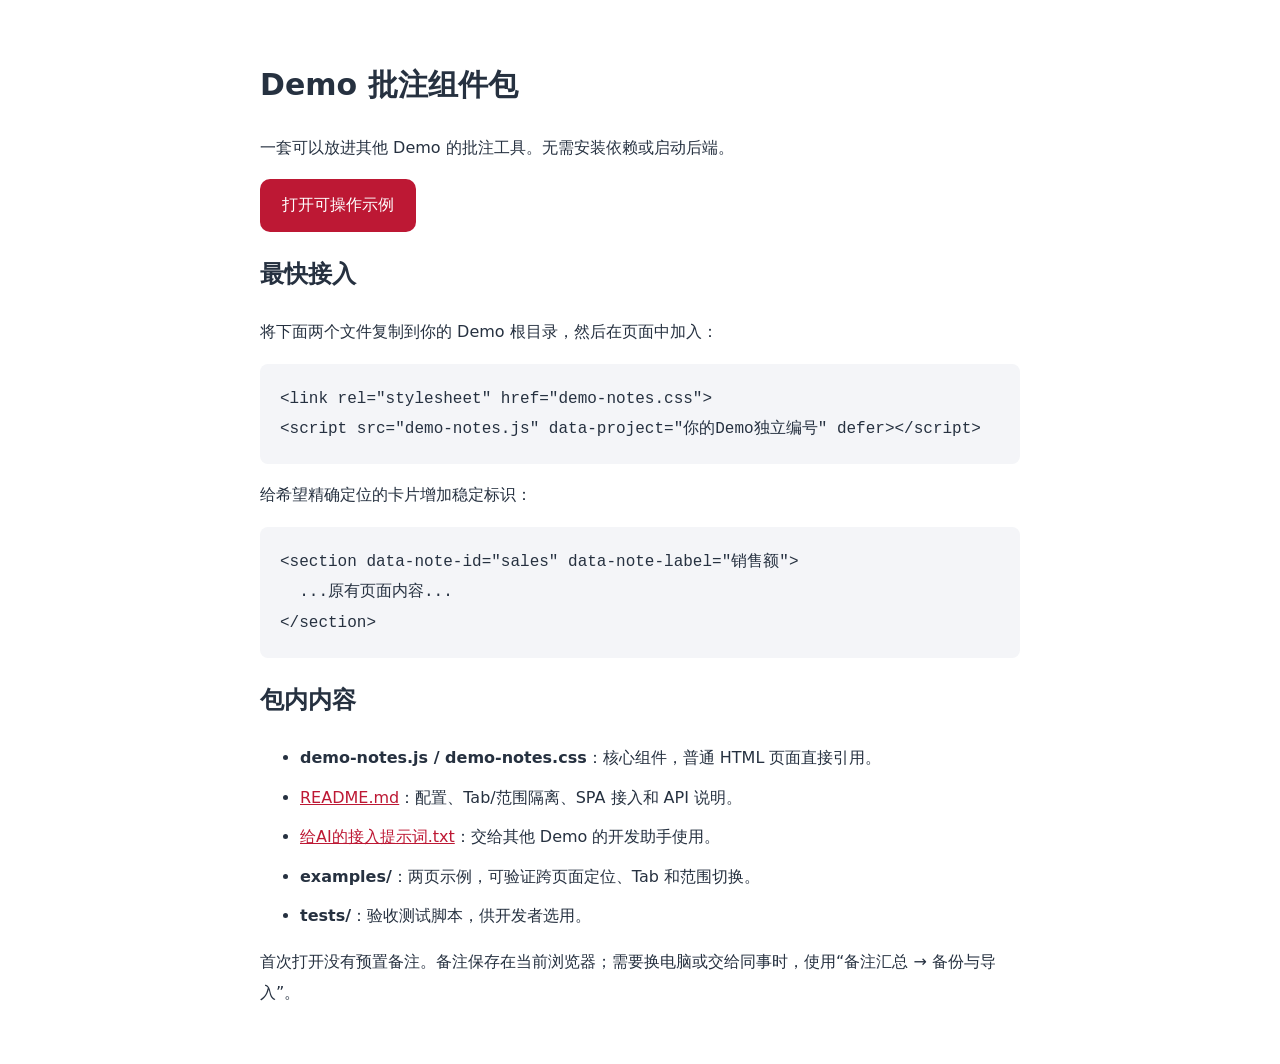
<file: assets/component/index.html>
<!doctype html><html lang="zh-CN"><meta charset="utf-8"><meta name="viewport" content="width=device-width,initial-scale=1"><title>Demo 批注组件包</title><style>body{max-width:760px;margin:56px auto;padding:0 24px;color:#263140;font:16px/1.9 system-ui,sans-serif}a{color:#bd1834}code,pre{background:#f4f5f8;border-radius:8px}pre{padding:20px;overflow:auto}h1{font-size:30px}li{margin:9px 0}.action{display:inline-block;padding:11px 22px;background:#bd1834;color:white;border-radius:10px;text-decoration:none}</style><h1>Demo 批注组件包</h1><p>一套可以放进其他 Demo 的批注工具。无需安装依赖或启动后端。</p><p><a class="action" href="examples/index.html">打开可操作示例</a></p><h2>最快接入</h2><p>将下面两个文件复制到你的 Demo 根目录，然后在页面中加入：</p><pre>&lt;link rel="stylesheet" href="demo-notes.css"&gt;
&lt;script src="demo-notes.js" data-project="你的Demo独立编号" defer&gt;&lt;/script&gt;</pre><p>给希望精确定位的卡片增加稳定标识：</p><pre>&lt;section data-note-id="sales" data-note-label="销售额"&gt;
  ...原有页面内容...
&lt;/section&gt;</pre><h2>包内内容</h2><ul><li><b>demo-notes.js / demo-notes.css</b>：核心组件，普通 HTML 页面直接引用。</li><li><a href="../../references/integration.md">README.md</a>：配置、Tab/范围隔离、SPA 接入和 API 说明。</li><li><a href="给AI的接入提示词.txt">给AI的接入提示词.txt</a>：交给其他 Demo 的开发助手使用。</li><li><b>examples/</b>：两页示例，可验证跨页面定位、Tab 和范围切换。</li><li><b>tests/</b>：验收测试脚本，供开发者选用。</li></ul><p>首次打开没有预置备注。备注保存在当前浏览器；需要换电脑或交给同事时，使用“备注汇总 → 备份与导入”。</p></html>
</file>
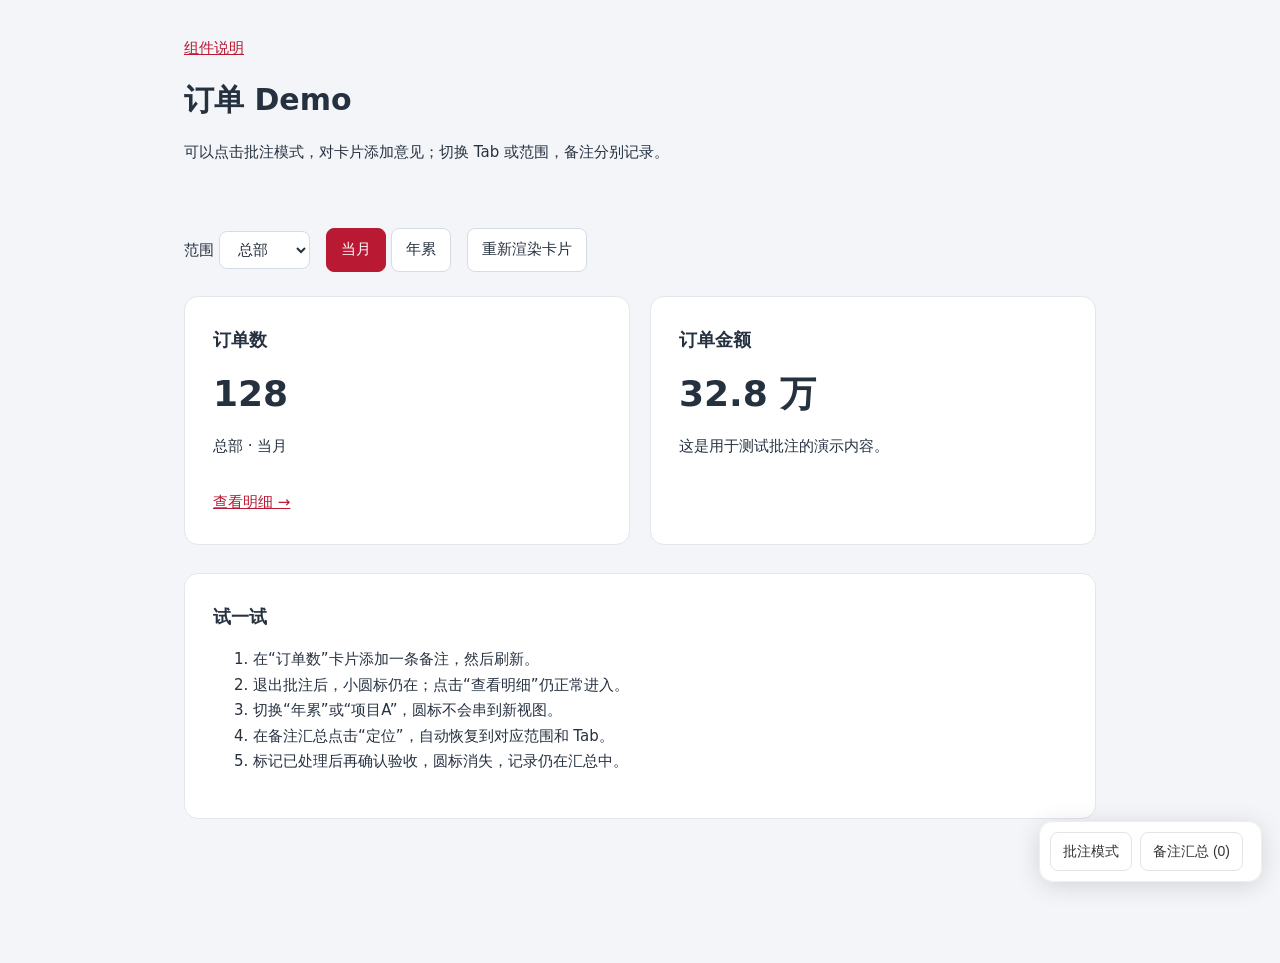
<file: assets/component/examples/index.html>
<!doctype html><html lang="zh-CN"><head><meta charset="utf-8"><meta name="viewport" content="width=device-width,initial-scale=1"><title>订单 Demo · 总览</title><link rel="stylesheet" href="example.css"><link rel="stylesheet" href="../demo-notes.css"><script src="example.js" defer></script><script src="../demo-notes.js" defer></script></head><body>
<header><a href="../index.html">组件说明</a><h1>订单 Demo</h1><p>可以点击批注模式，对卡片添加意见；切换 Tab 或范围，备注分别记录。</p></header>
<main><div class="toolbar"><label>范围 <select id="scope"><option>总部</option><option>项目A</option><option>项目B</option></select></label><div class="tabs" role="tablist" aria-label="统计周期"><button role="tab" aria-selected="true" data-note-tab="month">当月</button><button role="tab" aria-selected="false" data-note-tab="year">年累</button></div><button id="rerender" data-note-ignore>重新渲染卡片</button></div>
<div id="cards" class="cards"></div><section class="help" data-note-id="help" data-note-label="验收说明"><h2>试一试</h2><ol><li>在“订单数”卡片添加一条备注，然后刷新。</li><li>退出批注后，小圆标仍在；点击“查看明细”仍正常进入。</li><li>切换“年累”或“项目A”，圆标不会串到新视图。</li><li>在备注汇总点击“定位”，自动恢复到对应范围和 Tab。</li><li>标记已处理后再确认验收，圆标消失，记录仍在汇总中。</li></ol></section></main></body></html>
</file>
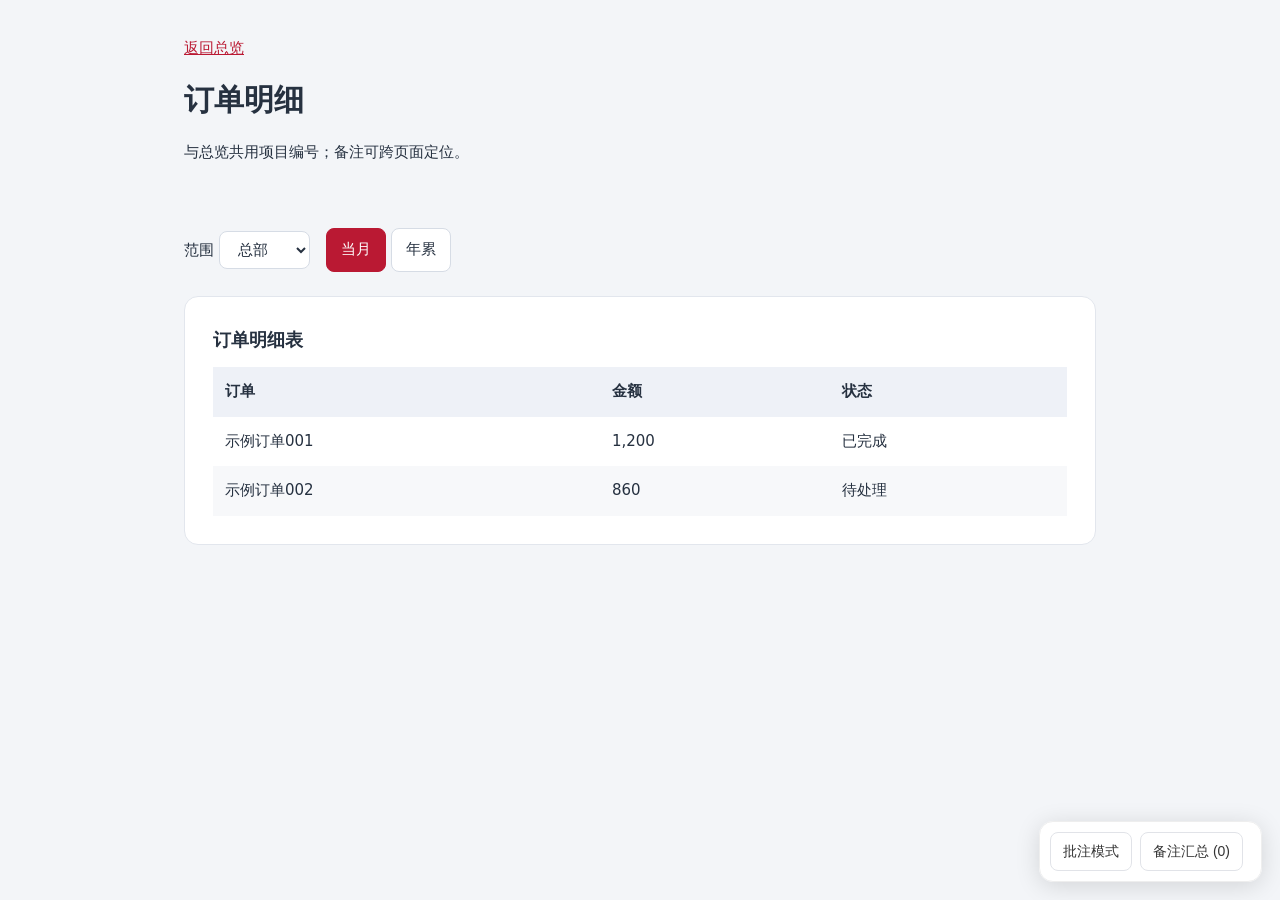
<file: assets/component/examples/detail.html>
<!doctype html><html lang="zh-CN"><head><meta charset="utf-8"><meta name="viewport" content="width=device-width,initial-scale=1"><title>订单 Demo · 明细</title><link rel="stylesheet" href="example.css"><link rel="stylesheet" href="../demo-notes.css"><script src="example.js" defer></script><script src="../demo-notes.js" defer></script></head><body><header><a id="back-link" href="index.html">返回总览</a><h1>订单明细</h1><p>与总览共用项目编号；备注可跨页面定位。</p></header><main><div class="toolbar"><label>范围 <select id="scope"><option>总部</option><option>项目A</option><option>项目B</option></select></label><div class="tabs" role="tablist" aria-label="统计周期"><button role="tab" aria-selected="true" data-note-tab="month">当月</button><button role="tab" aria-selected="false" data-note-tab="year">年累</button></div></div><section class="card" data-note-id="order-table" data-note-label="订单明细表"><h2>订单明细表</h2><table><thead><tr><th>订单</th><th>金额</th><th>状态</th></tr></thead><tbody><tr><td>示例订单001</td><td>1,200</td><td>已完成</td></tr><tr><td>示例订单002</td><td>860</td><td>待处理</td></tr></tbody></table></section></main></body></html>
</file>
<file: assets/component/examples/example.css>
*{box-sizing:border-box}body{margin:0;background:#f3f5f8;color:#263140;font:15px/1.7 system-ui,-apple-system,"PingFang SC",sans-serif}header,main{max-width:960px;margin:auto;padding:24px}header{padding-top:36px}h1{margin:12px 0;font-size:30px}h2{font-size:18px;margin:0 0 12px}a{color:#ba1933}.toolbar{display:flex;gap:16px;align-items:center;flex-wrap:wrap;margin-bottom:24px}button,select{font:inherit;padding:8px 14px;border:1px solid #d6dce5;border-radius:8px;background:white;color:inherit}.tabs{display:flex;gap:5px}.tabs [aria-selected=true]{background:#ba1933;color:white;border-color:#ba1933}.cards{display:grid;grid-template-columns:repeat(2,minmax(0,1fr));gap:20px}.card,.help{padding:28px;background:white;border:1px solid #e2e6ed;border-radius:14px}.card strong{display:block;font-size:36px;line-height:1.3;margin:16px 0}.help{margin:28px 0 120px}.card a{display:inline-block;margin-top:16px}table{border-collapse:collapse;width:100%;text-align:left}th,td{padding:12px}thead{background:#eef1f7}tbody tr:nth-child(even){background:#f7f8fa}@media(max-width:550px){.cards{grid-template-columns:1fr}header,main{padding:18px}.card{padding:22px}}
</file>
<file: assets/component/demo-notes.css>
#demo-notes { font: 14px/1.5 -apple-system, BlinkMacSystemFont, "PingFang SC", sans-serif; color: #252a34; }
#demo-notes * { box-sizing: border-box; }
#demo-notes button { font: inherit; cursor: pointer; border: 1px solid #e1e3e8; border-radius: 8px; background: #fff; color: #333; padding: 8px 12px; }
#demo-notes button:hover { background: #fff1f2; border-color: #de1731; }
#demo-notes .dn-tools { position: fixed; bottom: 18px; right: 18px; z-index: 100001; display: flex; flex-wrap: wrap; align-items: center; gap: 8px; max-width: calc(100vw - 36px); padding: 10px; border: 1px solid #eee; background: #ffffffed; border-radius: 14px; box-shadow: 0 4px 24px #0002; }
#demo-notes [aria-pressed="true"], #demo-notes .dn-primary { background: #cf102c; color: #fff; border-color: #cf102c; }
#dn-status { font-size: 12px; color: #767c86; }
#demo-notes dialog { width: min(620px, calc(100vw - 32px)); max-height: 80vh; overflow: auto; padding: 24px; border: 0; border-radius: 16px; color: #252a34; background: #fff; box-shadow: 0 12px 60px #0003; margin: auto; }
#demo-notes dialog::backdrop { background: #141a2759; }
#demo-notes h2 { font-size: 20px; margin: 0 0 12px; }
#demo-notes p { margin: 10px 0; white-space: pre-wrap; overflow-wrap: anywhere; }
#demo-notes textarea { display: block; width: 100%; margin: 8px 0 16px; padding: 12px; font: inherit; border: 1px solid #d6d9df; border-radius: 8px; resize: vertical; }
#demo-notes .dn-actions { display: flex; gap: 8px; flex-wrap: wrap; margin-top: 12px; }
#demo-notes article { padding: 18px 0; border-bottom: 1px solid #eceef1; }
#demo-notes small { color: #7a818c; }
#demo-notes .dn-pin { position: fixed; z-index: 100000; background: #cf102c; color: #fff; border: 2px solid white; border-radius: 50%; width: 28px; height: 28px; padding: 0; font-size: 12px; box-shadow: 0 2px 6px #0003; }
.dn-selecting .metric:hover, .dn-selecting .drill-panel:hover, .dn-selecting .section:hover { outline: 2px dashed #cf102c; outline-offset: -2px; cursor: crosshair; }
.dn-highlight { outline: 3px solid #cf102c !important; outline-offset: -3px; }

#demo-notes .dn-dialog-header { position: sticky; top: -24px; z-index: 2; display: flex; align-items: center; justify-content: space-between; gap: 16px; margin: -24px -24px 12px; padding: 18px 24px 12px; background: #fff; border-bottom: 1px solid #f0f1f4; }
#demo-notes .dn-dialog-header h2 { margin: 0; }
#demo-notes button.dn-dialog-close { flex: none; width: 34px; height: 34px; padding: 0; border: 0; border-radius: 50%; background: #f4f5f7; color: #555d69; font: 26px/34px Arial, sans-serif; }

#demo-notes .dn-resolved > strong { color: #68776e; }
#demo-notes .dn-pin-resolved { background: #7c8d84; }

/* 备注正文优先，归属和操作退到次要层级。 */
#demo-notes #dn-list { width: min(760px, calc(100vw - 32px)); max-height: 86dvh; background: #f6f7f9; }
#demo-notes #dn-list-summary { margin: 4px 0 14px; color: #697382; font-size: 13px; }
#demo-notes #dn-filters { display: flex; gap: 6px; padding: 4px; border-radius: 10px; background: #e9ecf1; }
#demo-notes #dn-filters button { flex: 1; border: 0; padding: 8px 10px; background: transparent; color: #667080; font-size: 13px; }
#demo-notes #dn-filters button[aria-pressed="true"] { background: #fff; color: #b51630; font-weight: 600; box-shadow: 0 1px 4px #1422380a; }
#demo-notes #dn-filters button span { margin-left: 7px; font-size: 12px; opacity: .75; }
#demo-notes .dn-transfer { margin: 12px 0; color: #7b8592; font-size: 12px; }
#demo-notes .dn-transfer summary { cursor: pointer; }
#demo-notes .dn-note-card { margin: 12px 0; padding: 18px 20px; border: 1px solid #e4e8ee; border-radius: 12px; background: #fff; }
#demo-notes .dn-note-head { display: flex; align-items: flex-start; justify-content: space-between; gap: 12px; }
#demo-notes .dn-note-location { color: #4f5c6d; font-size: 13px; font-weight: 600; line-height: 21px; }
#demo-notes .dn-state { flex: none; border-radius: 5px; padding: 2px 8px; font-size: 11px; line-height: 19px; }
#demo-notes .dn-state-done { background: #edf4ef; color: #57735f; }
#demo-notes .dn-state-pending { background: #fff0e9; color: #ad6637; }
#demo-notes .dn-note-target { margin-top: 5px; color: #929aa6; font-size: 12px; line-height: 19px; overflow-wrap: anywhere; }
#demo-notes p.dn-note-body { margin: 13px 0 16px; color: #202936; font-size: 16px; font-weight: 400; line-height: 1.8; }
#demo-notes .dn-note-footer { display: flex; align-items: center; justify-content: space-between; gap: 12px; border-top: 1px solid #f0f2f5; padding-top: 10px; }
#demo-notes .dn-note-footer small { flex: none; color: #9aa1ab; font-size: 11px; }
#demo-notes .dn-note-footer .dn-actions { margin: 0; gap: 4px; }
#demo-notes .dn-note-footer button { border: 0; padding: 4px 7px; background: transparent; color: #718093; font-size: 12px; }
#demo-notes .dn-note-footer button:first-child { color: #b81934; font-weight: 600; }
#demo-notes .dn-empty { padding: 36px 0; text-align: center; color: #8d97a4; }
#demo-notes #dn-context { padding: 10px 12px; border-radius: 8px; background: #f5f6f8; color: #737d8c; font-size: 12px; line-height: 1.7; }
#demo-notes #dn-text { font-size: 16px; line-height: 1.8; }
@media (max-width: 520px) {
  #demo-notes #dn-list { padding: 18px 14px; }
  #demo-notes #dn-list .dn-dialog-header { top: -18px; margin: -18px -14px 12px; padding: 14px; }
  #demo-notes .dn-note-card { padding: 15px; }
  #demo-notes .dn-note-footer { align-items: flex-start; flex-wrap: wrap; }
}

#demo-notes .dn-state-accepted { background: #edf1f8; color: #657a97; }
#demo-notes .dn-pin { width: 22px; height: 22px; font-size: 10px; pointer-events: none; }
#demo-notes #dn-pins { pointer-events: none; }
.dn-selecting #demo-notes .dn-pin { pointer-events: auto; }
@media (max-width: 420px) { #demo-notes #dn-filters button { padding: 8px 3px; font-size: 12px; } #demo-notes #dn-filters button span { margin-left: 4px; } }

#demo-notes dialog { max-width: calc(100vw - 32px); }
#demo-notes .dn-note-footer button.dn-accept-note { padding: 5px 10px; background: #cf102c; border-radius: 6px; color: #fff; font-weight: 500; }

#demo-notes #dn-hover { position: fixed; z-index: 100003; width: max-content; max-width: min(340px, calc(100vw - 24px)); padding: 13px 16px; border: 1px solid #e6e9ef; border-radius: 10px; background: #fff; box-shadow: 0 8px 28px #1c273522; pointer-events: none; }
#demo-notes #dn-hover strong { display: block; color: #798391; font-size: 12px; font-weight: 500; }
#demo-notes #dn-hover p { margin: 7px 0 0; color: #263140; font-size: 14px; line-height: 1.75; }

#demo-notes #dn-hover { max-height: min(420px, calc(100vh - 24px)); overflow: hidden; }

#demo-notes .dn-scope-control { display: flex; align-items: center; gap: 12px; margin: 12px 0; color: #697382; font-size: 13px; }
#demo-notes #dn-scope-filter { flex: 1; min-width: 0; padding: 9px 12px; border: 1px solid #dce1e8; border-radius: 8px; color: #38485c; background: #fff; font: inherit; }
#demo-notes .dn-note-scope { display: inline-block; max-width: 100%; margin-top: 8px; padding: 3px 9px; border-radius: 5px; background: #edf1f8; color: #526b90; font-size: 12px; overflow-wrap: anywhere; }

/* Generic host integration; all controls remain scoped to the widget. */
.dn-selecting [data-note-id]:hover,.dn-selecting [data-note-target]:hover{outline:2px dashed #cf102c;outline-offset:-2px;cursor:crosshair}
#demo-notes [hidden]{display:none!important}
#demo-notes #dn-filters{flex-wrap:wrap}
#demo-notes .dn-tools{bottom:var(--dn-bottom,18px);right:var(--dn-right,18px)}
@media(prefers-reduced-motion:reduce){.dn-highlight{scroll-behavior:auto}}
</file>
